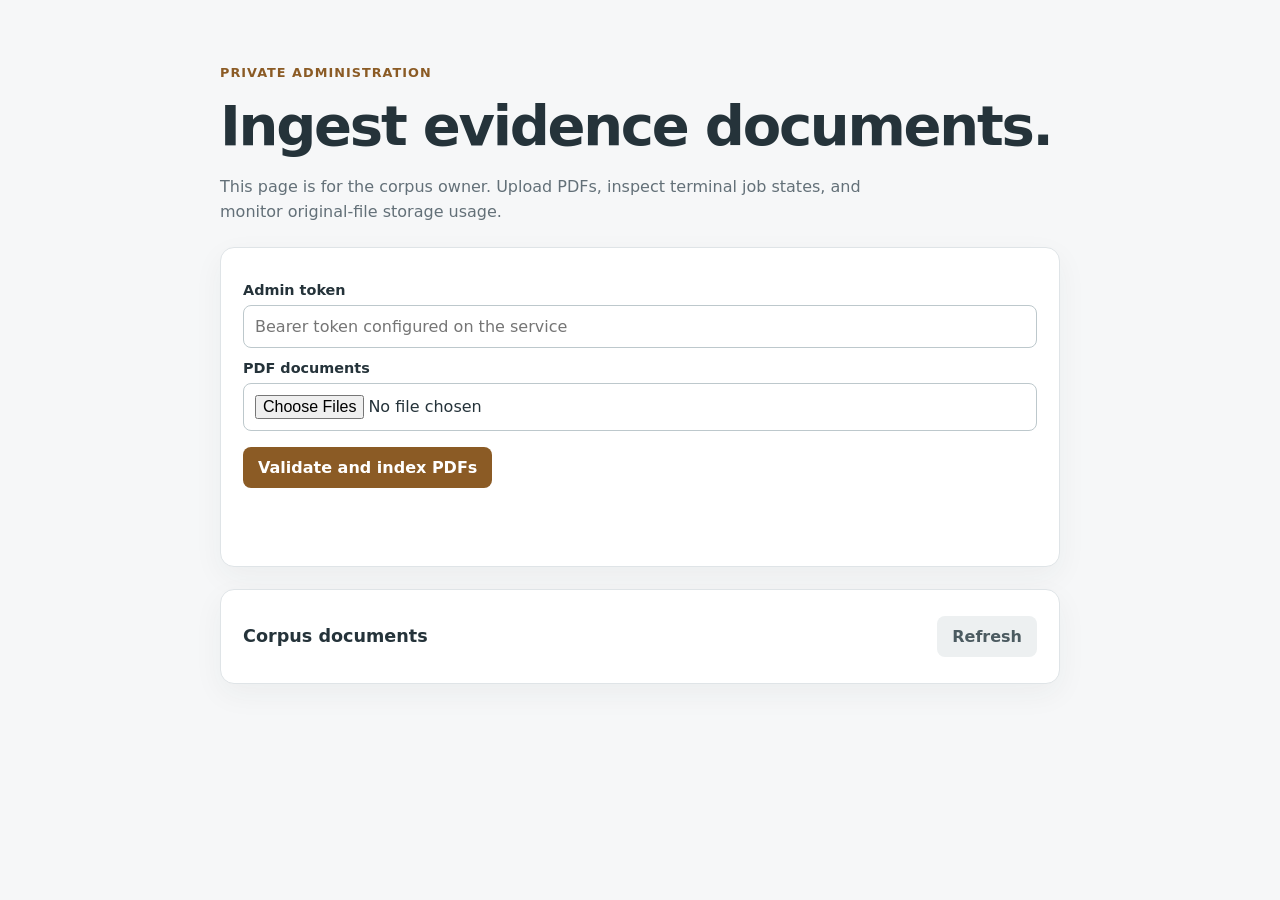
<file: web/admin/index.html>
<!doctype html>
<html lang="en">
<head>
  <meta charset="utf-8"><meta name="viewport" content="width=device-width, initial-scale=1">
  <title>PhysioEvidence Ingestion</title><link rel="stylesheet" href="styles.css">
</head>
<body data-api-base="http://localhost:8001">
  <main class="shell">
    <p class="eyebrow">Private administration</p>
    <h1>Ingest evidence documents.</h1>
    <p class="intro">This page is for the corpus owner. Upload PDFs, inspect terminal job states, and monitor original-file storage usage.</p>
    <section class="card">
      <label for="token">Admin token</label>
      <input id="token" type="password" autocomplete="off" placeholder="Bearer token configured on the service">
      <label for="files">PDF documents</label>
      <input id="files" type="file" accept="application/pdf,.pdf" multiple>
      <button id="upload" type="button">Validate and index PDFs</button>
      <p id="status" role="status" aria-live="polite"></p>
    </section>
    <section class="card"><div class="section-heading"><h2>Corpus documents</h2><button id="refresh" type="button" class="secondary">Refresh</button></div><div id="usage"></div><div id="documents"></div></section>
  </main>
  <script src="app.js"></script>
</body>
</html>
</file>
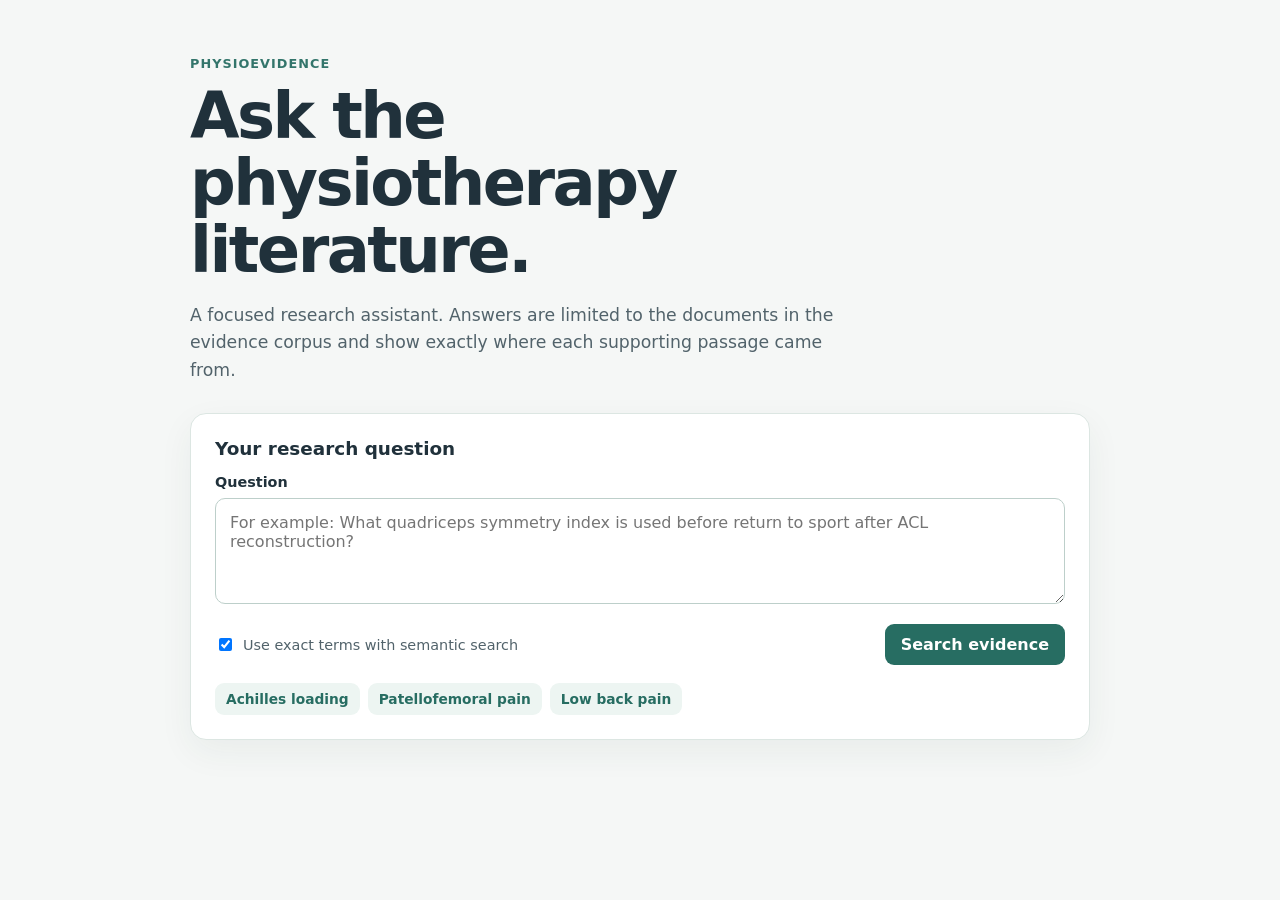
<file: web/research/index.html>
<!doctype html>
<html lang="en">
<head>
  <meta charset="utf-8">
  <meta name="viewport" content="width=device-width, initial-scale=1">
  <title>PhysioEvidence Research</title>
  <link rel="stylesheet" href="styles.css">
</head>
<body data-api-base="http://localhost:8000">
  <main class="shell">
    <header>
      <p class="eyebrow">PhysioEvidence</p>
      <h1>Ask the physiotherapy literature.</h1>
      <p class="intro">A focused research assistant. Answers are limited to the documents in the evidence corpus and show exactly where each supporting passage came from.</p>
    </header>

    <section class="question-card" aria-labelledby="question-heading">
      <h2 id="question-heading">Your research question</h2>
      <form id="question-form">
        <label for="question">Question</label>
        <textarea id="question" name="question" rows="4" required minlength="3" placeholder="For example: What quadriceps symmetry index is used before return to sport after ACL reconstruction?"></textarea>
        <div class="form-row">
          <label class="checkbox"><input id="hybrid" type="checkbox" checked> Use exact terms with semantic search</label>
          <button type="submit">Search evidence</button>
        </div>
      </form>
      <div class="examples" aria-label="Example questions">
        <button type="button" data-example="How does heavy slow resistance compare with eccentric training for Achilles tendinopathy?">Achilles loading</button>
        <button type="button" data-example="What evidence supports proximal hip strengthening for patellofemoral pain?">Patellofemoral pain</button>
        <button type="button" data-example="What is the evidence for motor control exercise in chronic low back pain?">Low back pain</button>
      </div>
    </section>

    <section id="status" class="status" role="status" aria-live="polite"></section>
    <section id="answer" class="answer" hidden aria-labelledby="answer-heading">
      <h2 id="answer-heading">Evidence-grounded answer</h2>
      <div id="answer-text" class="answer-text"></div>
      <p id="evidence-note" class="evidence-note"></p>
      <div id="sources" class="sources"></div>
    </section>
  </main>
  <script src="app.js"></script>
</body>
</html>
</file>
<file: web/admin/styles.css>
:root { font-family: Inter, ui-sans-serif, system-ui, sans-serif; color: #25333a; background: #f6f7f8; }
* { box-sizing: border-box; } body { margin: 0; } .shell { width: min(840px, calc(100% - 32px)); margin: auto; padding: 52px 0; }
.eyebrow { text-transform: uppercase; letter-spacing: .08em; font-size: .8rem; font-weight: 700; color: #8b5b25; } h1 { font-size: clamp(2rem, 6vw, 3.5rem); letter-spacing: -.04em; margin: 0; } h2 { font-size: 1.1rem; }
.intro { color: #637078; line-height: 1.6; max-width: 650px; } .card { background: #fff; border: 1px solid #dfe4e7; border-radius: 14px; padding: 22px; margin-top: 22px; box-shadow: 0 10px 30px rgba(40, 55, 60, .05); }
label { display: block; font-size: .9rem; font-weight: 700; margin: 12px 0 7px; } input[type=password], input[type=file] { width: 100%; padding: 11px; border: 1px solid #bdc8cc; border-radius: 8px; font: inherit; } button { margin-top: 16px; background: #8b5b25; color: #fff; border: 0; border-radius: 8px; padding: 11px 15px; font: inherit; font-weight: 700; cursor: pointer; } button:hover { background: #70481d; } .secondary { background: #edf0f1; color: #4c5b61; margin: 0; } button:focus, input:focus { outline: 3px solid #e7c99f; outline-offset: 2px; }
.section-heading { display: flex; align-items: center; justify-content: space-between; gap: 16px; } #status { min-height: 24px; color: #637078; } #status.error { color: #a64040; } .usage { background: #f8f4ee; padding: 12px; border-radius: 8px; font-size: .9rem; } .document { border-top: 1px solid #e4e8e9; padding: 14px 0; } .document strong { display: block; } .document small { color: #637078; }
</file>
<file: web/research/styles.css>
:root { color-scheme: light; font-family: Inter, ui-sans-serif, system-ui, sans-serif; color: #20313b; background: #f5f7f6; }
* { box-sizing: border-box; }
body { margin: 0; }
.shell { width: min(900px, calc(100% - 32px)); margin: 0 auto; padding: 56px 0 80px; }
.eyebrow { margin: 0 0 12px; color: #33756b; font-weight: 700; letter-spacing: .08em; text-transform: uppercase; font-size: .8rem; }
h1 { max-width: 720px; margin: 0; font-size: clamp(2rem, 6vw, 4rem); line-height: 1.05; letter-spacing: -.04em; }
h2 { margin-top: 0; font-size: 1.15rem; }
.intro { max-width: 670px; color: #52636b; line-height: 1.6; font-size: 1.08rem; }
.question-card, .answer { background: #fff; border: 1px solid #dce6e2; border-radius: 16px; box-shadow: 0 12px 35px rgba(30, 60, 52, .06); padding: 24px; margin-top: 28px; }
label { display: block; font-size: .9rem; font-weight: 650; margin-bottom: 8px; }
textarea { width: 100%; border: 1px solid #bdcfca; border-radius: 10px; padding: 14px; resize: vertical; font: inherit; color: inherit; }
textarea:focus, button:focus { outline: 3px solid #a8d7cd; outline-offset: 2px; }
.form-row { display: flex; align-items: center; justify-content: space-between; gap: 16px; margin-top: 16px; }
.checkbox { display: flex; gap: 8px; align-items: center; margin: 0; color: #52636b; font-weight: 500; }
button { border: 0; border-radius: 9px; padding: 11px 16px; background: #276d62; color: white; cursor: pointer; font: inherit; font-weight: 700; }
button:hover { background: #1e594f; }
.examples { display: flex; gap: 8px; flex-wrap: wrap; margin-top: 18px; }
.examples button { background: #edf5f2; color: #276d62; font-size: .86rem; padding: 8px 11px; }
.status { min-height: 24px; margin: 18px 2px; color: #52636b; }
.status.error { color: #a64040; }
.answer-text { white-space: pre-wrap; line-height: 1.7; }
.evidence-note { color: #60717a; font-size: .9rem; }
.source { border-top: 1px solid #e1e9e6; padding: 18px 0; }
.source h3 { margin: 0 0 6px; font-size: 1rem; }
.source-meta { color: #5c6c73; font-size: .85rem; margin: 0 0 10px; }
.excerpt { margin: 0; background: #f3f7f5; border-left: 3px solid #8dbeb3; padding: 12px; line-height: 1.55; }
@media (max-width: 620px) { .shell { padding-top: 32px; } .form-row { align-items: stretch; flex-direction: column; } button { width: 100%; } .examples button { width: auto; } }
</file>
